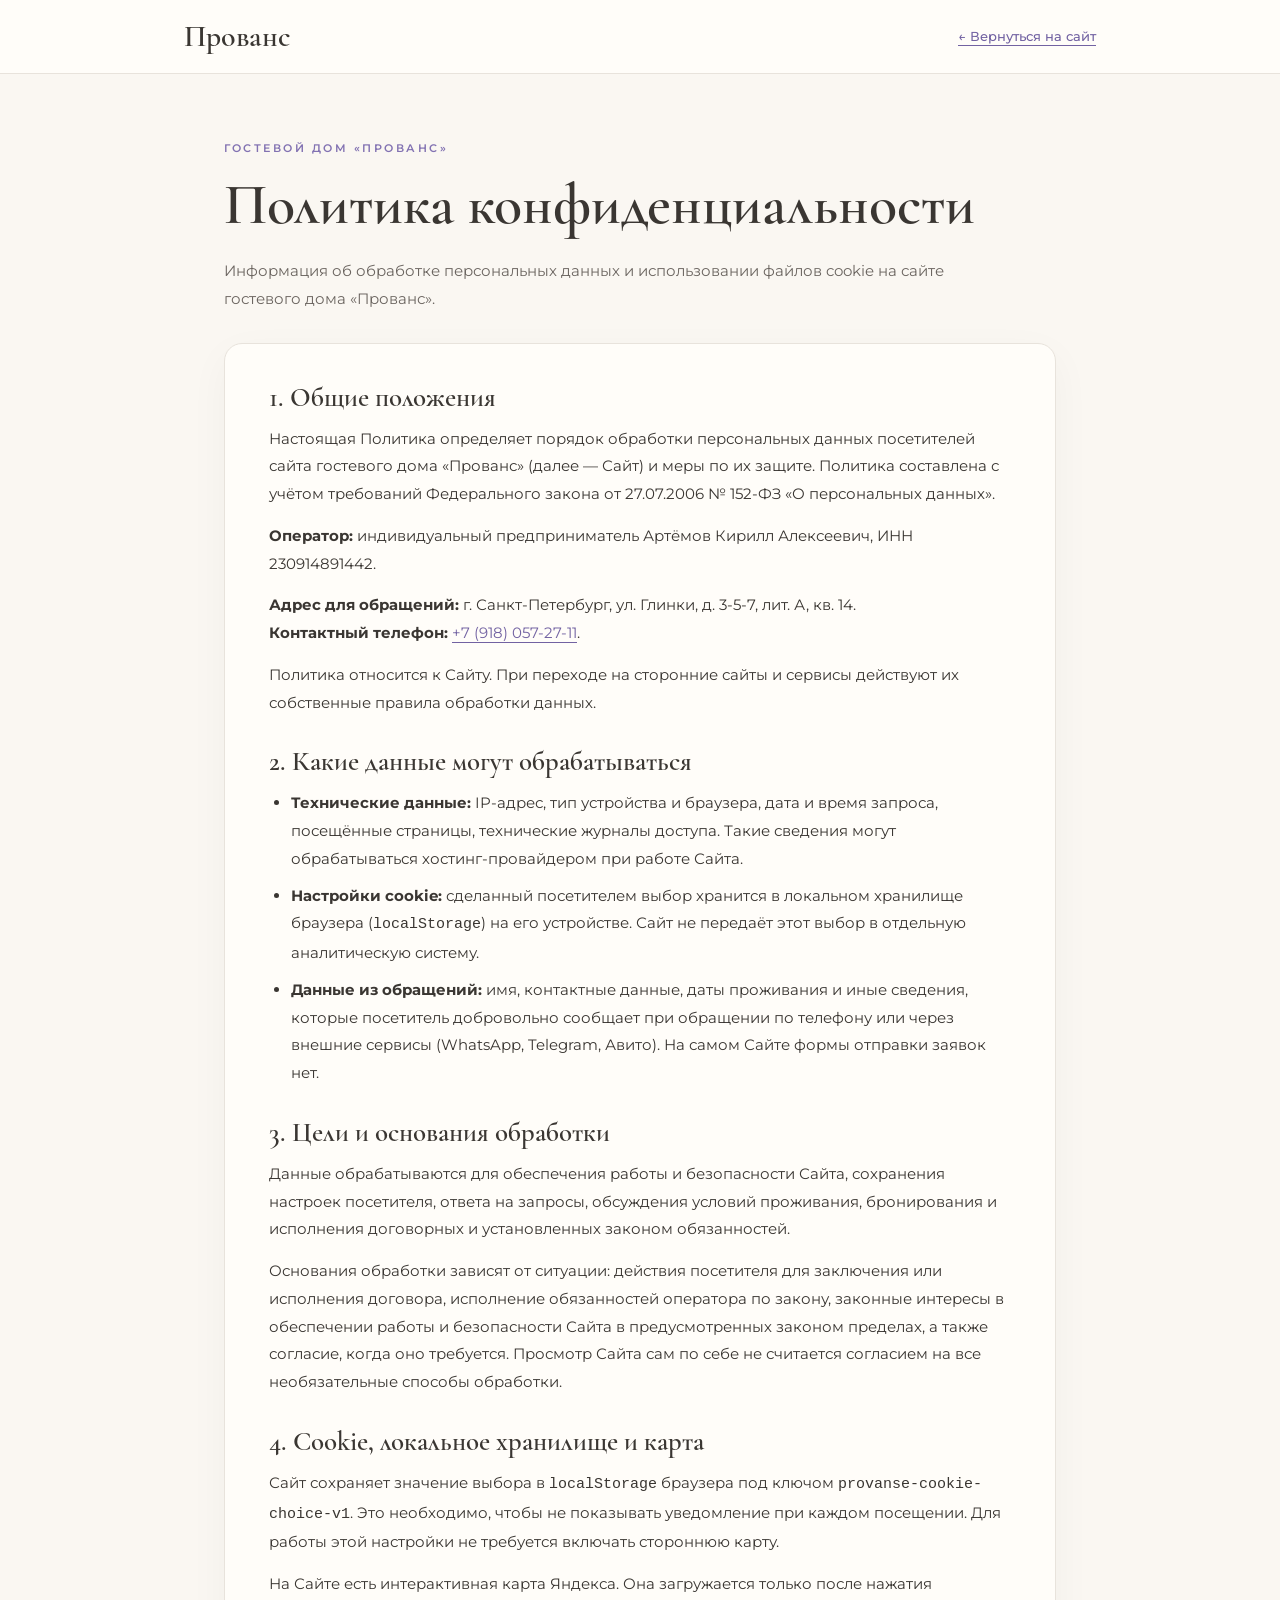
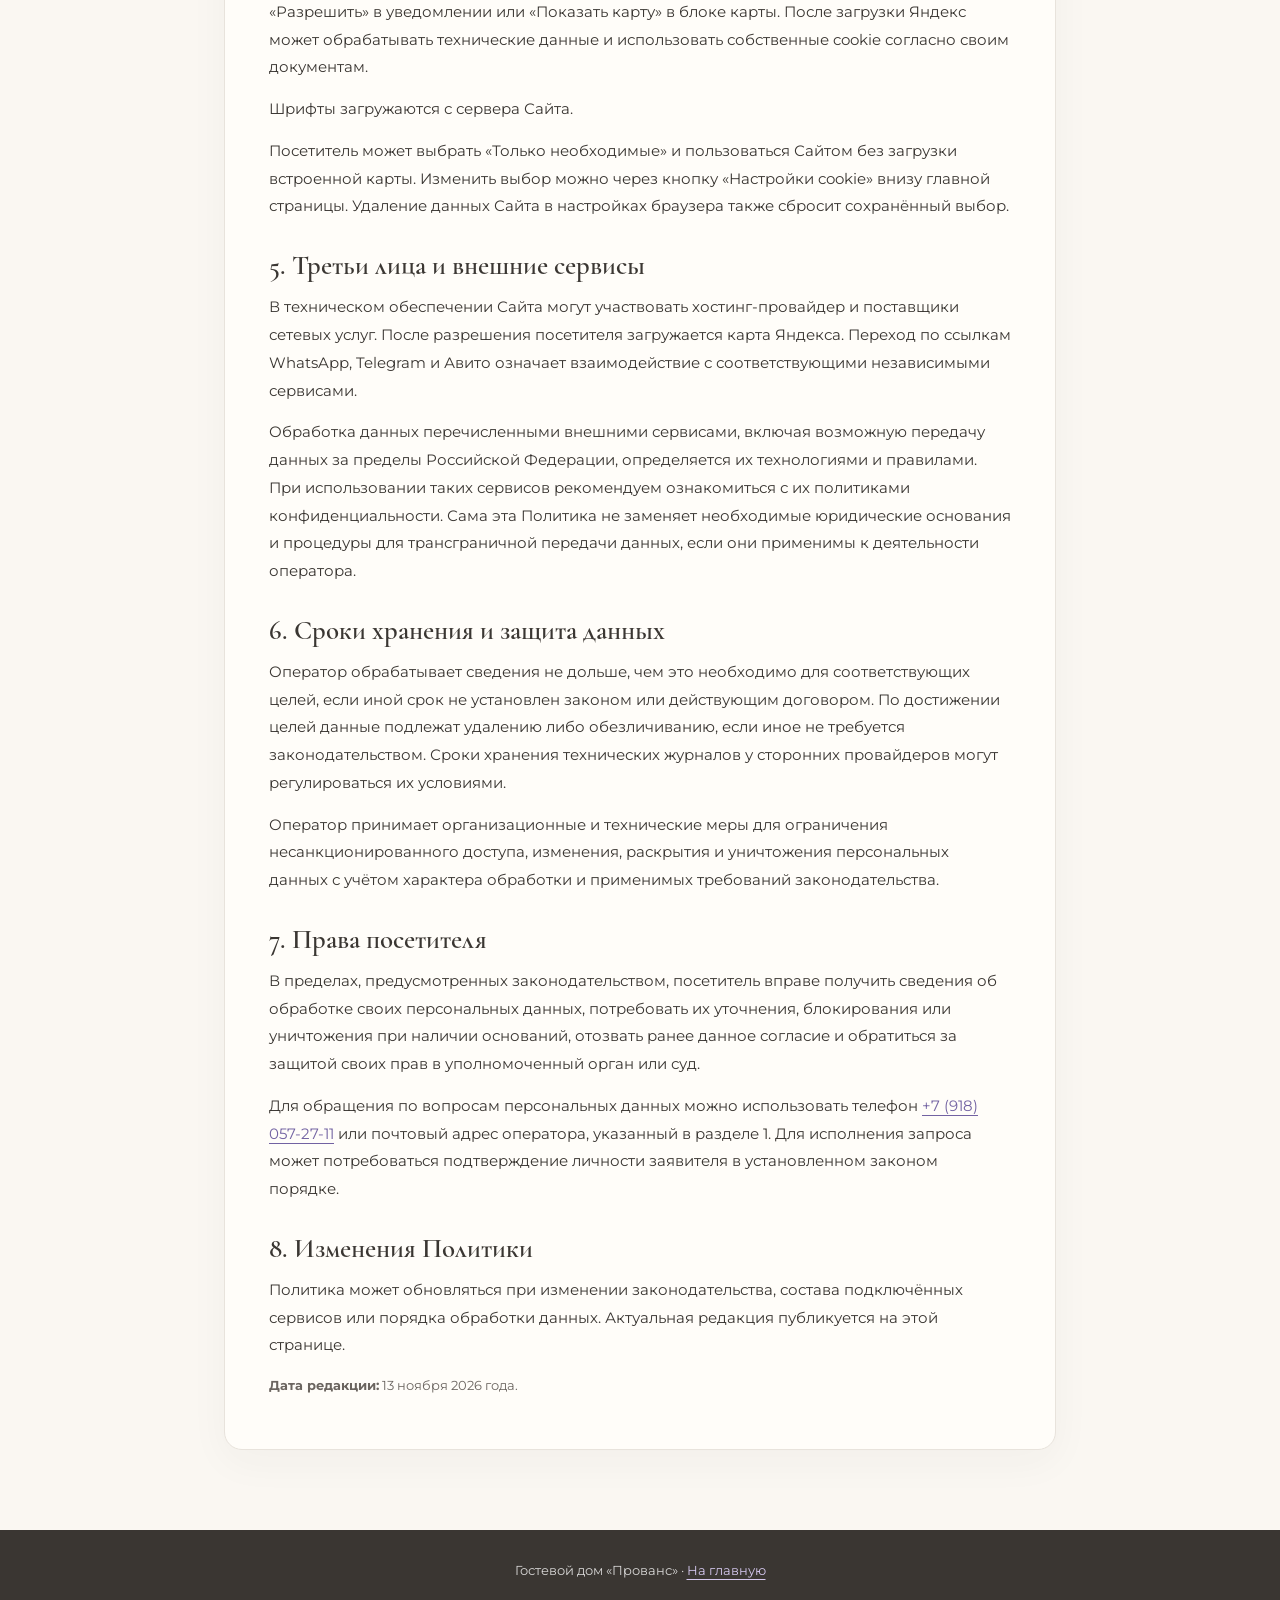
<file: privacy.html>
<!DOCTYPE html>
<html lang="ru">
<head>
<meta charset="UTF-8">
<meta name="viewport" content="width=device-width, initial-scale=1">
<meta name="robots" content="index, follow">
<title>Политика конфиденциальности — Гостевой дом «Прованс»</title>
<meta name="description" content="Политика обработки персональных данных и использования cookie на сайте гостевого дома «Прованс».">
<link rel="stylesheet" href="provence-fonts.css">
<style>
:root{--cream:#FAF7F2;--white:#FFFDF9;--lavender:#9B8EC4;--text:#3A3632;--muted:#6B6560;--border:#E8E3DC;--sans:'Montserrat',Arial,sans-serif;--serif:'Cormorant Garamond',Georgia,serif}
*,*:before,*:after{box-sizing:border-box}
html{scroll-behavior:smooth}
body{margin:0;color:var(--text);background:var(--cream);font:400 15px/1.85 var(--sans)}
a{color:#7262a2;text-underline-offset:4px}
a:hover{color:#52447e}
a:focus-visible{outline:3px solid var(--lavender);outline-offset:3px}
header{background:var(--white);border-bottom:1px solid var(--border)}
.header-inner{max-width:960px;margin:auto;padding:18px 24px;display:flex;align-items:center;justify-content:space-between;gap:16px}
.brand{color:var(--text);font:600 30px var(--serif);text-decoration:none}
.back{font-size:13px;font-weight:500}
main{max-width:880px;margin:0 auto;padding:64px 24px 80px}
.eyebrow{font-size:11px;letter-spacing:2.5px;text-transform:uppercase;color:#8272b2;font-weight:600}
h1,h2{font-family:var(--serif);line-height:1.15;font-weight:600}
h1{font-size:clamp(36px,6vw,58px);margin:14px 0 18px}
.lead{font-size:15px;color:var(--muted);max-width:760px;margin-bottom:30px}
article{background:var(--white);border:1px solid var(--border);border-radius:18px;padding:38px 44px;box-shadow:0 12px 40px rgba(58,54,50,.04)}
h2{font-size:27px;margin:30px 0 12px}
h2:first-child{margin-top:0}
p{margin:0 0 14px}
ul{margin:0 0 18px;padding-left:22px}
li{margin-bottom:9px}
.small{font-size:13px;color:var(--muted)}
footer{background:var(--text);color:rgba(255,255,255,.8);padding:28px 24px;text-align:center;font-size:13px}
footer a{color:#d5c8ef}
@media(max-width:640px){main{padding:40px 15px 55px}article{padding:25px 19px;border-radius:12px}.header-inner{padding:14px 16px}h2{font-size:24px}.back{font-size:12px}}
</style>
</head>
<body>
<header>
  <div class="header-inner">
    <a class="brand" href="index.html">Прованс</a>
    <a class="back" href="index.html">← Вернуться на сайт</a>
  </div>
</header>
<main>
  <div class="eyebrow">Гостевой дом «Прованс»</div>
  <h1>Политика конфиденциальности</h1>
  <p class="lead">Информация об обработке персональных данных и использовании файлов cookie на сайте гостевого дома «Прованс».</p>
  <article>
    <h2>1. Общие положения</h2>
    <p>Настоящая Политика определяет порядок обработки персональных данных посетителей сайта гостевого дома «Прованс» (далее — Сайт) и меры по их защите. Политика составлена с учётом требований Федерального закона от 27.07.2006 № 152-ФЗ «О персональных данных».</p>
    <p><strong>Оператор:</strong> индивидуальный предприниматель Артёмов Кирилл Алексеевич, ИНН 230914891442.</p>
    <p><strong>Адрес для обращений:</strong> г. Санкт-Петербург, ул. Глинки, д. 3-5-7, лит. А, кв. 14.<br>
    <strong>Контактный телефон:</strong> <a href="tel:+79180572711">+7 (918) 057-27-11</a>.</p>
    <p>Политика относится к Сайту. При переходе на сторонние сайты и сервисы действуют их собственные правила обработки данных.</p>

    <h2>2. Какие данные могут обрабатываться</h2>
    <ul>
      <li><strong>Технические данные:</strong> IP-адрес, тип устройства и браузера, дата и время запроса, посещённые страницы, технические журналы доступа. Такие сведения могут обрабатываться хостинг-провайдером при работе Сайта.</li>
      <li><strong>Настройки cookie:</strong> сделанный посетителем выбор хранится в локальном хранилище браузера (<code>localStorage</code>) на его устройстве. Сайт не передаёт этот выбор в отдельную аналитическую систему.</li>
      <li><strong>Данные из обращений:</strong> имя, контактные данные, даты проживания и иные сведения, которые посетитель добровольно сообщает при обращении по телефону или через внешние сервисы (WhatsApp, Telegram, Авито). На самом Сайте формы отправки заявок нет.</li>
    </ul>

    <h2>3. Цели и основания обработки</h2>
    <p>Данные обрабатываются для обеспечения работы и безопасности Сайта, сохранения настроек посетителя, ответа на запросы, обсуждения условий проживания, бронирования и исполнения договорных и установленных законом обязанностей.</p>
    <p>Основания обработки зависят от ситуации: действия посетителя для заключения или исполнения договора, исполнение обязанностей оператора по закону, законные интересы в обеспечении работы и безопасности Сайта в предусмотренных законом пределах, а также согласие, когда оно требуется. Просмотр Сайта сам по себе не считается согласием на все необязательные способы обработки.</p>

    <h2>4. Cookie, локальное хранилище и карта</h2>
    <p>Сайт сохраняет значение выбора в <code>localStorage</code> браузера под ключом <code>provanse-cookie-choice-v1</code>. Это необходимо, чтобы не показывать уведомление при каждом посещении. Для работы этой настройки не требуется включать стороннюю карту.</p>
    <p>На Сайте есть интерактивная карта Яндекса. Она загружается только после нажатия «Разрешить» в уведомлении или «Показать карту» в блоке карты. После загрузки Яндекс может обрабатывать технические данные и использовать собственные cookie согласно своим документам.</p>
    <p>Шрифты загружаются с сервера Сайта.</p>
    <p>Посетитель может выбрать «Только необходимые» и пользоваться Сайтом без загрузки встроенной карты. Изменить выбор можно через кнопку «Настройки cookie» внизу главной страницы. Удаление данных Сайта в настройках браузера также сбросит сохранённый выбор.</p>

    <h2>5. Третьи лица и внешние сервисы</h2>
    <p>В техническом обеспечении Сайта могут участвовать хостинг-провайдер и поставщики сетевых услуг. После разрешения посетителя загружается карта Яндекса. Переход по ссылкам WhatsApp, Telegram и Авито означает взаимодействие с соответствующими независимыми сервисами.</p>
    <p>Обработка данных перечисленными внешними сервисами, включая возможную передачу данных за пределы Российской Федерации, определяется их технологиями и правилами. При использовании таких сервисов рекомендуем ознакомиться с их политиками конфиденциальности. Сама эта Политика не заменяет необходимые юридические основания и процедуры для трансграничной передачи данных, если они применимы к деятельности оператора.</p>

    <h2>6. Сроки хранения и защита данных</h2>
    <p>Оператор обрабатывает сведения не дольше, чем это необходимо для соответствующих целей, если иной срок не установлен законом или действующим договором. По достижении целей данные подлежат удалению либо обезличиванию, если иное не требуется законодательством. Сроки хранения технических журналов у сторонних провайдеров могут регулироваться их условиями.</p>
    <p>Оператор принимает организационные и технические меры для ограничения несанкционированного доступа, изменения, раскрытия и уничтожения персональных данных с учётом характера обработки и применимых требований законодательства.</p>

    <h2>7. Права посетителя</h2>
    <p>В пределах, предусмотренных законодательством, посетитель вправе получить сведения об обработке своих персональных данных, потребовать их уточнения, блокирования или уничтожения при наличии оснований, отозвать ранее данное согласие и обратиться за защитой своих прав в уполномоченный орган или суд.</p>
    <p>Для обращения по вопросам персональных данных можно использовать телефон <a href="tel:+79180572711">+7 (918) 057-27-11</a> или почтовый адрес оператора, указанный в разделе 1. Для исполнения запроса может потребоваться подтверждение личности заявителя в установленном законом порядке.</p>

    <h2>8. Изменения Политики</h2>
    <p>Политика может обновляться при изменении законодательства, состава подключённых сервисов или порядка обработки данных. Актуальная редакция публикуется на этой странице.</p>
    <p class="small"><strong>Дата редакции:</strong> 13 ноября 2026 года.</p>
  </article>
</main>
<footer>Гостевой дом «Прованс» · <a href="index.html">На главную</a></footer>
</body>
</html>
</file>
<file: provence-fonts.css>
/*
Copyright 2015 the Cormorant Project Authors (github.com/CatharsisFonts/Cormorant)

This Font Software is licensed under the SIL Open Font License, Version 1.1.
This license is copied below, and is also available with a FAQ at:
https://scripts.sil.org/OFL


-----------------------------------------------------------
SIL OPEN FONT LICENSE Version 1.1 - 26 February 2007
-----------------------------------------------------------

PREAMBLE
The goals of the Open Font License (OFL) are to stimulate worldwide
development of collaborative font projects, to support the font creation
efforts of academic and linguistic communities, and to provide a free and
open framework in which fonts may be shared and improved in partnership
with others.

The OFL allows the licensed fonts to be used, studied, modified and
redistributed freely as long as they are not sold by themselves. The
fonts, including any derivative works, can be bundled, embedded, 
redistributed and/or sold with any software provided that any reserved
names are not used by derivative works. The fonts and derivatives,
however, cannot be released under any other type of license. The
requirement for fonts to remain under this license does not apply
to any document created using the fonts or their derivatives.

DEFINITIONS
"Font Software" refers to the set of files released by the Copyright
Holder(s) under this license and clearly marked as such. This may
include source files, build scripts and documentation.

"Reserved Font Name" refers to any names specified as such after the
copyright statement(s).

"Original Version" refers to the collection of Font Software components as
distributed by the Copyright Holder(s).

"Modified Version" refers to any derivative made by adding to, deleting,
or substituting -- in part or in whole -- any of the components of the
Original Version, by changing formats or by porting the Font Software to a
new environment.

"Author" refers to any designer, engineer, programmer, technical
writer or other person who contributed to the Font Software.

PERMISSION & CONDITIONS
Permission is hereby granted, free of charge, to any person obtaining
a copy of the Font Software, to use, study, copy, merge, embed, modify,
redistribute, and sell modified and unmodified copies of the Font
Software, subject to the following conditions:

1) Neither the Font Software nor any of its individual components,
in Original or Modified Versions, may be sold by itself.

2) Original or Modified Versions of the Font Software may be bundled,
redistributed and/or sold with any software, provided that each copy
contains the above copyright notice and this license. These can be
included either as stand-alone text files, human-readable headers or
in the appropriate machine-readable metadata fields within text or
binary files as long as those fields can be easily viewed by the user.

3) No Modified Version of the Font Software may use the Reserved Font
Name(s) unless explicit written permission is granted by the corresponding
Copyright Holder. This restriction only applies to the primary font name as
presented to the users.

4) The name(s) of the Copyright Holder(s) or the Author(s) of the Font
Software shall not be used to promote, endorse or advertise any
Modified Version, except to acknowledge the contribution(s) of the
Copyright Holder(s) and the Author(s) or with their explicit written
permission.

5) The Font Software, modified or unmodified, in part or in whole,
must be distributed entirely under this license, and must not be
distributed under any other license. The requirement for fonts to
remain under this license does not apply to any document created
using the Font Software.

TERMINATION
This license becomes null and void if any of the above conditions are
not met.

DISCLAIMER
THE FONT SOFTWARE IS PROVIDED "AS IS", WITHOUT WARRANTY OF ANY KIND,
EXPRESS OR IMPLIED, INCLUDING BUT NOT LIMITED TO ANY WARRANTIES OF
MERCHANTABILITY, FITNESS FOR A PARTICULAR PURPOSE AND NONINFRINGEMENT
OF COPYRIGHT, PATENT, TRADEMARK, OR OTHER RIGHT. IN NO EVENT SHALL THE
COPYRIGHT HOLDER BE LIABLE FOR ANY CLAIM, DAMAGES OR OTHER LIABILITY,
INCLUDING ANY GENERAL, SPECIAL, INDIRECT, INCIDENTAL, OR CONSEQUENTIAL
DAMAGES, WHETHER IN AN ACTION OF CONTRACT, TORT OR OTHERWISE, ARISING
FROM, OUT OF THE USE OR INABILITY TO USE THE FONT SOFTWARE OR FROM
OTHER DEALINGS IN THE FONT SOFTWARE.

Copyright 2024 The Montserrat.Git Project Authors (https://github.com/JulietaUla/Montserrat.git)

This Font Software is licensed under the SIL Open Font License, Version 1.1.
This license is copied below, and is also available with a FAQ at:
https://openfontlicense.org


-----------------------------------------------------------
SIL OPEN FONT LICENSE Version 1.1 - 26 February 2007
-----------------------------------------------------------

PREAMBLE
The goals of the Open Font License (OFL) are to stimulate worldwide
development of collaborative font projects, to support the font creation
efforts of academic and linguistic communities, and to provide a free and
open framework in which fonts may be shared and improved in partnership
with others.

The OFL allows the licensed fonts to be used, studied, modified and
redistributed freely as long as they are not sold by themselves. The
fonts, including any derivative works, can be bundled, embedded, 
redistributed and/or sold with any software provided that any reserved
names are not used by derivative works. The fonts and derivatives,
however, cannot be released under any other type of license. The
requirement for fonts to remain under this license does not apply
to any document created using the fonts or their derivatives.

DEFINITIONS
"Font Software" refers to the set of files released by the Copyright
Holder(s) under this license and clearly marked as such. This may
include source files, build scripts and documentation.

"Reserved Font Name" refers to any names specified as such after the
copyright statement(s).

"Original Version" refers to the collection of Font Software components as
distributed by the Copyright Holder(s).

"Modified Version" refers to any derivative made by adding to, deleting,
or substituting -- in part or in whole -- any of the components of the
Original Version, by changing formats or by porting the Font Software to a
new environment.

"Author" refers to any designer, engineer, programmer, technical
writer or other person who contributed to the Font Software.

PERMISSION & CONDITIONS
Permission is hereby granted, free of charge, to any person obtaining
a copy of the Font Software, to use, study, copy, merge, embed, modify,
redistribute, and sell modified and unmodified copies of the Font
Software, subject to the following conditions:

1) Neither the Font Software nor any of its individual components,
in Original or Modified Versions, may be sold by itself.

2) Original or Modified Versions of the Font Software may be bundled,
redistributed and/or sold with any software, provided that each copy
contains the above copyright notice and this license. These can be
included either as stand-alone text files, human-readable headers or
in the appropriate machine-readable metadata fields within text or
binary files as long as those fields can be easily viewed by the user.

3) No Modified Version of the Font Software may use the Reserved Font
Name(s) unless explicit written permission is granted by the corresponding
Copyright Holder. This restriction only applies to the primary font name as
presented to the users.

4) The name(s) of the Copyright Holder(s) or the Author(s) of the Font
Software shall not be used to promote, endorse or advertise any
Modified Version, except to acknowledge the contribution(s) of the
Copyright Holder(s) and the Author(s) or with their explicit written
permission.

5) The Font Software, modified or unmodified, in part or in whole,
must be distributed entirely under this license, and must not be
distributed under any other license. The requirement for fonts to
remain under this license does not apply to any document created
using the Font Software.

TERMINATION
This license becomes null and void if any of the above conditions are
not met.

DISCLAIMER
THE FONT SOFTWARE IS PROVIDED "AS IS", WITHOUT WARRANTY OF ANY KIND,
EXPRESS OR IMPLIED, INCLUDING BUT NOT LIMITED TO ANY WARRANTIES OF
MERCHANTABILITY, FITNESS FOR A PARTICULAR PURPOSE AND NONINFRINGEMENT
OF COPYRIGHT, PATENT, TRADEMARK, OR OTHER RIGHT. IN NO EVENT SHALL THE
COPYRIGHT HOLDER BE LIABLE FOR ANY CLAIM, DAMAGES OR OTHER LIABILITY,
INCLUDING ANY GENERAL, SPECIAL, INDIRECT, INCIDENTAL, OR CONSEQUENTIAL
DAMAGES, WHETHER IN AN ACTION OF CONTRACT, TORT OR OTHERWISE, ARISING
FROM, OUT OF THE USE OR INABILITY TO USE THE FONT SOFTWARE OR FROM
OTHER DEALINGS IN THE FONT SOFTWARE.
*/
@font-face{font-family:'Cormorant Garamond';src:url('provence-g400.woff') format('woff');font-style:normal;font-weight:400;font-display:swap}
@font-face{font-family:'Cormorant Garamond';src:url('provence-g500.woff') format('woff');font-style:normal;font-weight:500;font-display:swap}
@font-face{font-family:'Cormorant Garamond';src:url('provence-g600.woff') format('woff');font-style:normal;font-weight:600;font-display:swap}
@font-face{font-family:'Cormorant Garamond';src:url('provence-g700.woff') format('woff');font-style:normal;font-weight:700;font-display:swap}
@font-face{font-family:'Cormorant Garamond';src:url('provence-italic.woff') format('woff');font-style:italic;font-weight:300 700;font-display:swap}
@font-face{font-family:'Montserrat';src:url('provence-montserrat.woff') format('woff');font-style:normal;font-weight:100 900;font-display:swap}
</file>
